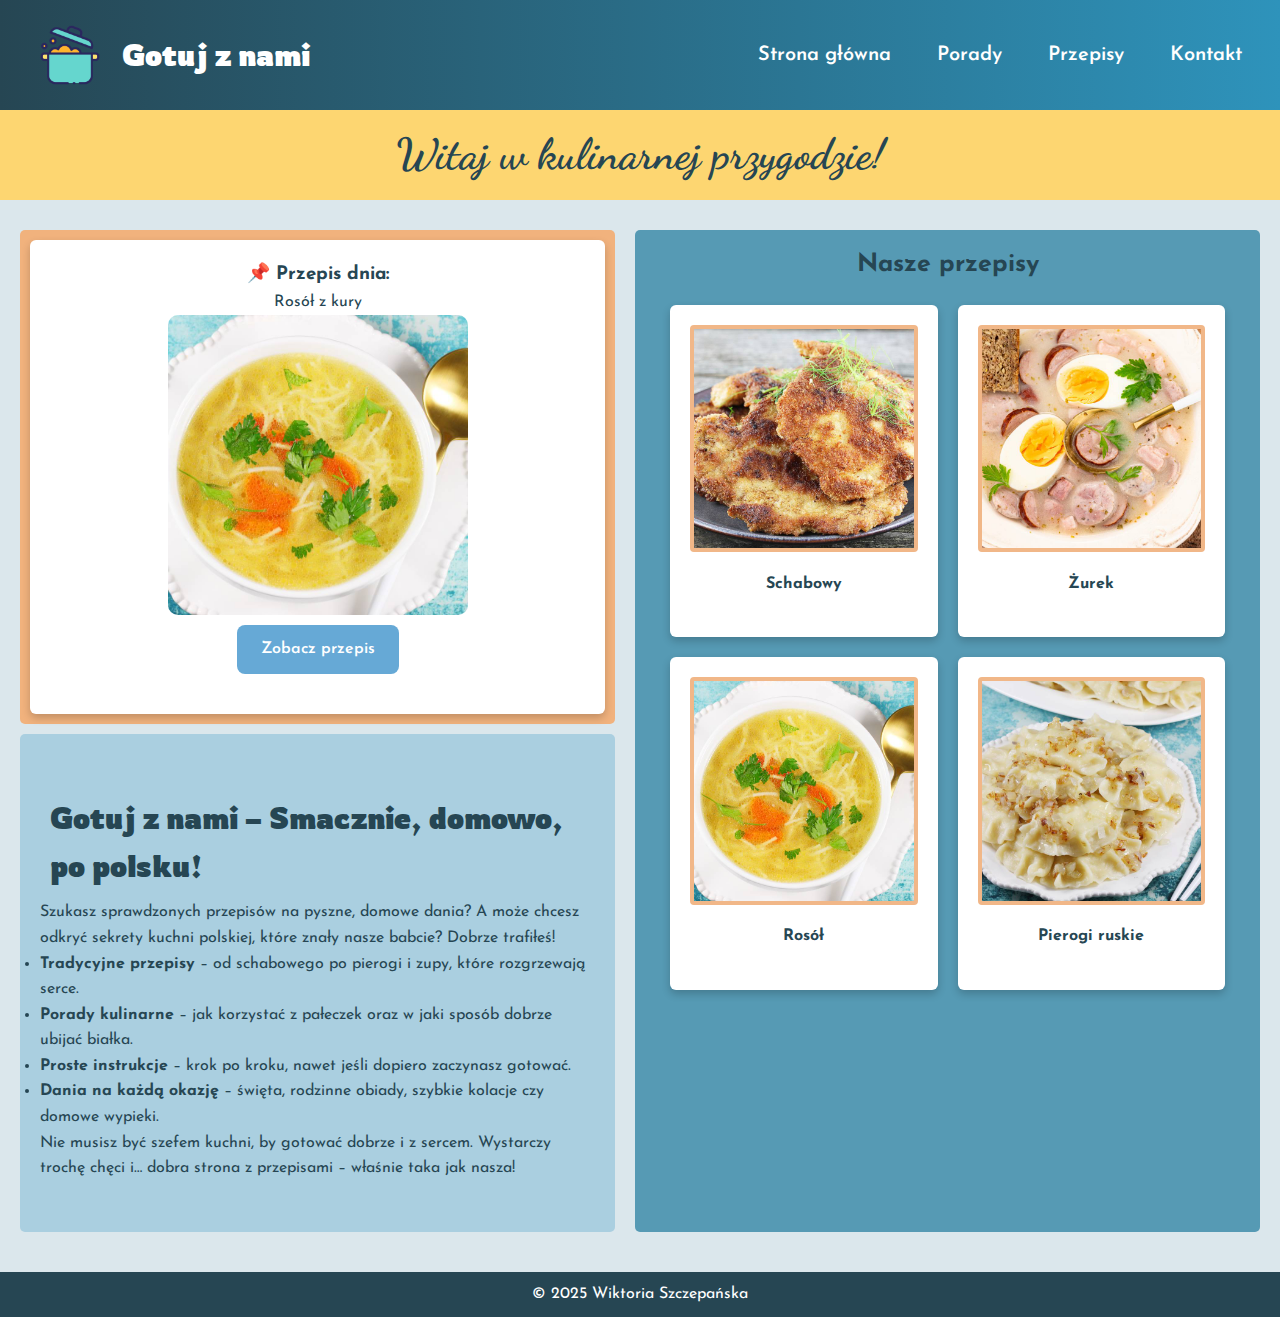
<file: index.html>
<!DOCTYPE html>
<html lang="pl">
<head>
  <meta charset="UTF-8" />
  <meta name="viewport" content="width=device-width, initial-scale=1.0"/>
  <title>Gotuj z nami</title>
  <link rel="stylesheet" href="style.css" />
  <link rel="shortcut icon" href="IMG/icon.png" />
</head>
<body>

    <div class="header">
    <div class="logo-tytul">
        <img src="IMG/icon.png" alt="Ikona" class="ikonka" />
        <h1 class="tytul-z-ikonka">Gotuj z nami</h1>
    </div>
    <nav>
        <ul class="menu">
        <li><a href="index.html">Strona główna</a></li>
        <li><a href="porady.html">Porady</a></li>
        <li><a href="przepisy.html">Przepisy</a></li>
        <li><a href="kontakt.html">Kontakt</a></li>
        </ul>
    </nav>
    </div>

  <div class="main">
    <section class="powitanie">
      <h2>Witaj w kulinarnej przygodzie!</h2>
    </section>

    <div class="main2">
      <section class="lewa-kolumna">
      <div class="gora">
        <div class="karta">
          <h3>📌 Przepis dnia:</h3>
          <p id="przepis-dnia">Ładowanie przepisu...</p>
          <img id="obrazek-przepisu" src="" alt="Obrazek przepisu" style="max-width: 300px; border-radius: 10px;">
          <br>
          <a id="link-przepisu" href="#">Zobacz przepis</a>
        </div>
      </div>
      <div class="dol">
        <h2> Gotuj z nami – Smacznie, domowo, po polsku!</h2>
        <p>Szukasz sprawdzonych przepisów na pyszne, domowe dania? A może chcesz odkryć sekrety kuchni polskiej, które znały nasze babcie? Dobrze trafiłeś!</p>
        <ul>
          <li> <strong>Tradycyjne przepisy</strong> – od schabowego po pierogi i zupy, które rozgrzewają serce.</li>
          <li> <strong>Porady kulinarne</strong> – jak korzystać z pałeczek oraz w jaki sposób dobrze ubijać białka.</li>
          <li> <strong>Proste instrukcje</strong> – krok po kroku, nawet jeśli dopiero zaczynasz gotować.</li>
          <li> <strong>Dania na każdą okazję</strong> – święta, rodzinne obiady, szybkie kolacje czy domowe wypieki.</li>
        </ul>
        <p>Nie musisz być szefem kuchni, by gotować dobrze i z sercem. Wystarczy trochę chęci i… dobra strona z przepisami – właśnie taka jak nasza!</p>
      </div>
    </section>

    <section class="prawa-kolumna">
      <h3 style="text-align: center; font-size: 25px;">Nasze przepisy</h3>
      <div class="galeria-zdjec">
        <div class="photo-frame">
          <img src="IMG/schabowy.jpg" alt="Potrawa 1">
          <div class="caption">Schabowy</div>
        </div>
        <div class="photo-frame">
          <img src="IMG/zurek.jpg" alt="Potrawa 2">
          <div class="caption">Żurek</div>
        </div>
        <div class="photo-frame">
          <img src="IMG/rosol.jpg" alt="Potrawa 3">
          <div class="caption">Rosół</div>
        </div>
        <div class="photo-frame">
          <img src="IMG/pierogi.jpg" alt="Potrawa 4">
          <div class="caption">Pierogi ruskie</div>
        </div>       
      </div>
    </section>
    </div>
  </div>

  <div class="footer">
    <p>&copy; 2025 Wiktoria Szczepańska</p>
  </div>

  <script src="script.js"></script>
</body>
</html>
</file>
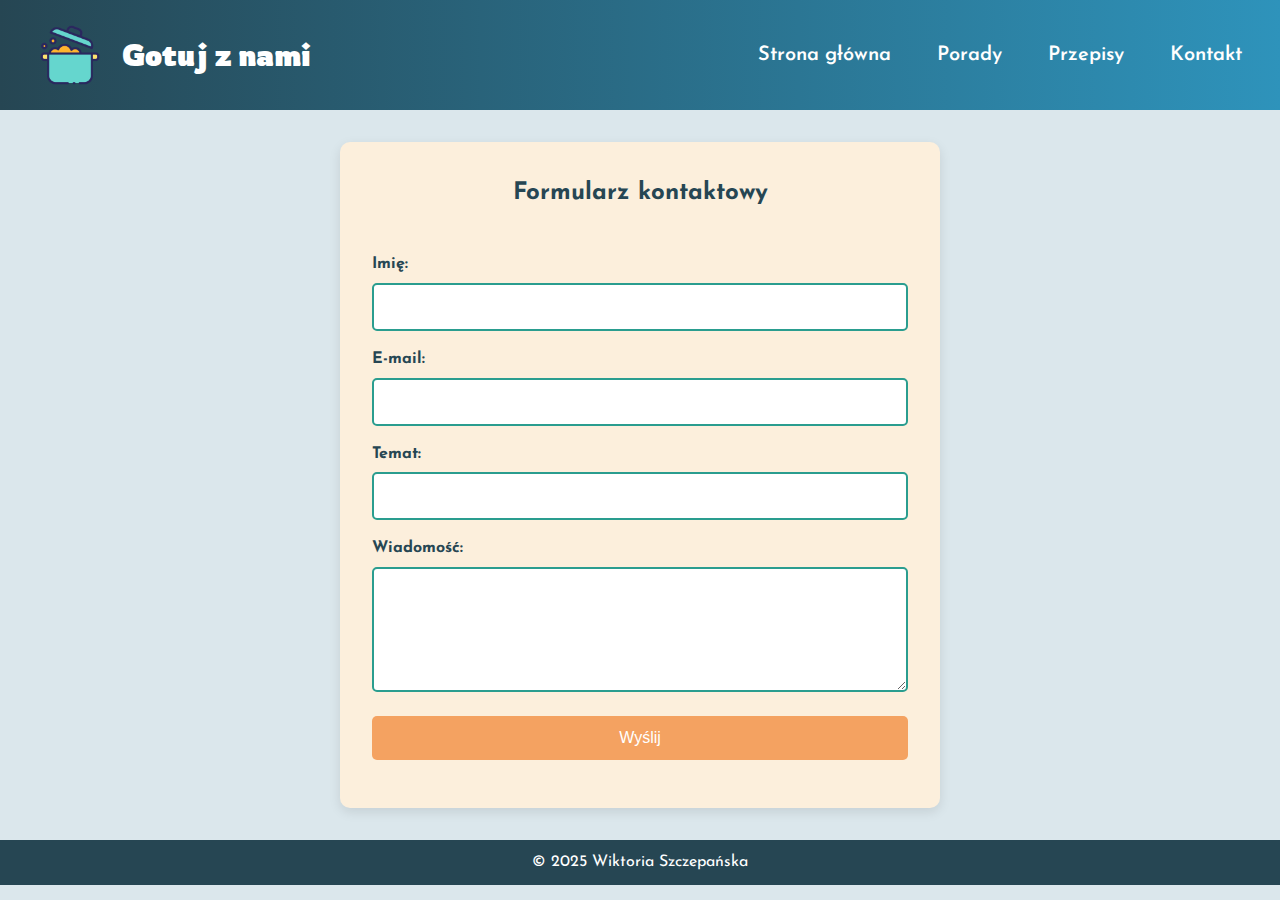
<file: kontakt.html>
<!DOCTYPE html>
<html lang="pl">
<head>
  <meta charset="UTF-8" />
  <meta name="viewport" content="width=device-width, initial-scale=1.0"/>
  <title>Kontakt - Gotuj z nami</title>
  <link rel="stylesheet" href="style_form.css" />
  <link rel="shortcut icon" href="IMG/icon.png" />
</head>
<body>
  <div class="header">
    <div class="logo-tytul">
        <img src="IMG/icon.png" alt="Ikona" class="ikonka" />
        <h1 class="tytul-z-ikonka">Gotuj z nami</h1>
    </div>
    <nav>
        <ul class="menu">
        <li><a href="index.html">Strona główna</a></li>
        <li><a href="porady.html">Porady</a></li>
        <li><a href="przepisy.html">Przepisy</a></li>
        <li><a href="kontakt.html">Kontakt</a></li>
        </ul>
    </nav>
    </div>

  <div class="main">
    <section class="kontakt">
      <h2>Formularz kontaktowy</h2>
      <form id="formularzKontaktowy">
        <label for="name">Imię:</label>
        <input type="text" id="name" name="name" required />

        <label for="email">E-mail:</label>
        <input type="email" id="email" name="email" required />

        <label for="subject">Temat:</label>
        <input type="text" id="subject" name="subject" required />

        <label for="message">Wiadomość:</label>
        <textarea id="message" name="message" rows="5" required></textarea>

        <button type="submit">Wyślij</button>
        <p id="form-info" class="info"></p>
      </form>
    </section>
  </div>

  <div class="footer">
    <p>&copy; 2025 Wiktoria Szczepańska</p>
  </div>

  <script src="script.js"></script>
</body>
</html>
</file>
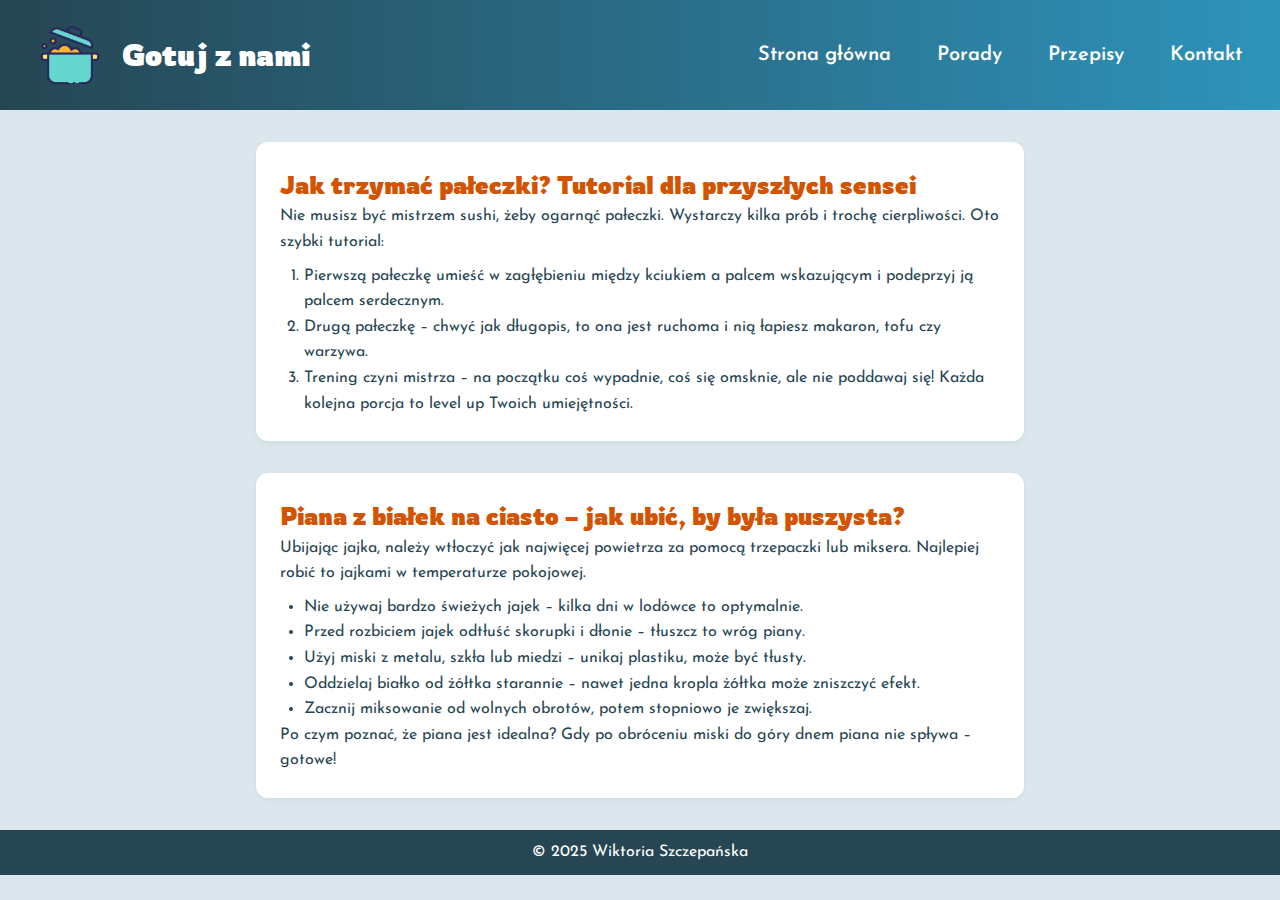
<file: porady.html>
<!DOCTYPE html>
<html lang="pl">
<head>
  <meta charset="UTF-8"/>
  <meta name="viewport" content="width=device-width, initial-scale=1.0"/>
  <title>Porady - Gotuj z nami</title>
  <link rel="stylesheet" href="style_porady.css" />
  <link rel="shortcut icon" href="IMG/icon.png" />
</head>
<body>
  <header class="header">
    <div class="logo-tytul">
      <img src="IMG/icon.png" alt="Ikona" class="ikonka" />
      <h1 class="tytul-z-ikonka">Gotuj z nami</h1>
    </div>
    <nav>
      <ul class="menu">
        <li><a href="index.html">Strona główna</a></li>
        <li><a href="porady.html" class="active">Porady</a></li>
        <li><a href="przepisy.html">Przepisy</a></li>
        <li><a href="kontakt.html">Kontakt</a></li>
      </ul>
    </nav>
  </header>

  <main class="main">
    <section class="porada">
      <h2>Jak trzymać pałeczki? Tutorial dla przyszłych sensei </h2>
      <p>Nie musisz być mistrzem sushi, żeby ogarnąć pałeczki. Wystarczy kilka prób i trochę cierpliwości. Oto szybki tutorial:</p>
      <ol>
        <li>Pierwszą pałeczkę umieść w zagłębieniu między kciukiem a palcem wskazującym i podeprzyj ją palcem serdecznym.</li>
        <li>Drugą pałeczkę – chwyć jak długopis, to ona jest ruchoma i nią łapiesz makaron, tofu czy warzywa.</li>
        <li>Trening czyni mistrza – na początku coś wypadnie, coś się omsknie, ale nie poddawaj się! Każda kolejna porcja to level up Twoich umiejętności.</li>
      </ol>
    </section>

    <section class="porada">
      <h2>Piana z białek na ciasto – jak ubić, by była puszysta? </h2>
      <p>Ubijając jajka, należy wtłoczyć jak najwięcej powietrza za pomocą trzepaczki lub miksera. Najlepiej robić to jajkami w temperaturze pokojowej.</p>
      <ul>
        <li>Nie używaj bardzo świeżych jajek – kilka dni w lodówce to optymalnie.</li>
        <li>Przed rozbiciem jajek odtłuść skorupki i dłonie – tłuszcz to wróg piany.</li>
        <li>Użyj miski z metalu, szkła lub miedzi – unikaj plastiku, może być tłusty.</li>
        <li>Oddzielaj białko od żółtka starannie – nawet jedna kropla żółtka może zniszczyć efekt.</li>
        <li>Zacznij miksowanie od wolnych obrotów, potem stopniowo je zwiększaj.</li>
      </ul>
      <p>Po czym poznać, że piana jest idealna? Gdy po obróceniu miski do góry dnem piana nie spływa – gotowe!</p>
    </section>
  </main>

  <footer class="footer">
    <p>&copy; 2025 Wiktoria Szczepańska</p>
  </footer>

  <script src="script.js"></script>
</body>
</html>
</file>
<file: style.css>
@font-face {
  font-family: h1;
  src: url(Rowdies-Bold.ttf);
}

@font-face {
  font-family: zmiana;
  src: url(JosefinSans-VariableFont_wght.ttf);
}

@font-face {
  font-family: powitanie;
  src: url(DancingScript-VariableFont_wght.ttf);
}

* {
  margin: 0;
  padding: 0;
  box-sizing: border-box;
}

body {
  font-family: zmiana;
  background-color: #dbe7ec;
  color: #264653;
  line-height: 1.6;
}

/* Nagłówek */
.header {
  display: flex;
  justify-content: space-between;
  align-items: center;
  padding: 15px 30px;
  background: linear-gradient(90deg, #264653, #2e93bb);
  flex-wrap: wrap;
}

.logo-tytul {
  display: flex;
  align-items: center;
  gap: 12px;
}

.ikonka {
  width: 80px;
  height: 80px;
}

.tytul-z-ikonka {
  color: white;
  font-size: 30px;
  margin: 0;
  font-family: h1;
}

.menu {
  list-style: none;
  display: flex;
  gap: 30px;
  flex-wrap: wrap;
}

.menu li a {
  color: white;
  text-decoration: none;
  font-weight: 600;
  font-size: 20px;
  padding: 6px 8px;
  border-radius: 5px;
}

.menu li a:hover {
  background-color: rgba(255, 255, 255, 0.25);
}

/* Powitanie */
.powitanie {
  font-family: powitanie;
  font-size: 29px;
  background-color: #fdd671;
  margin-bottom: 10px;
  text-align: center;
  padding: 10px;
}

/* Galeria zdjęć */
.galeria-zdjec {
  display: grid;
  grid-template-columns: repeat(auto-fit, minmax(250px, 1fr));
  gap: 20px;
  padding: 20px;
  width: 100%;
}

.galeria-zdjec img {
  width: 100%;
  height: auto;
  border-radius: 10px;
  border: 4px solid #f1b788;
  transition: transform 0.3s;
}

.galeria-zdjec img:hover {
  transform: scale(1.05);
}

/* Układ główny */
.main2 {
  display: flex;
  flex-wrap: wrap;
  gap: 20px;
  padding: 20px;
  width: 100%;
}

.lewa-kolumna,
.prawa-kolumna {
  flex: 1;
  min-width: 300px;
}

.prawa-kolumna {
  background-color: #569ab4;
  border-radius: 5px;
  padding: 15px;
}

/* Góra */
.gora {
  background-color: #f1b27d;
  border-radius: 5px;
  margin-bottom: 10px;
  padding: 10px;
  text-align: center;
  display: flex;
  flex-wrap: wrap;
  justify-content: center;
}

#link-przepisu {
  display: inline-block;
  padding: 12px 24px;
  background-color: #66a9d6;
  color: white;
  text-decoration: none;
  border-radius: 8px;
  font-weight: 600;
}

/* Karta */
.karta {
  background-color: white;
  padding: 20px 20px 40px 20px;
  text-align: center;
  box-shadow: 0 4px 8px rgba(0,0,0,0.2);
  border-radius: 6px;
  width: 100%;
}

/* Dolna część */
.dol {
  background-color: #aacfe0;
  border-radius: 5px;
  padding: 50px 20px;
}

.dol h2 {
  font-family: h1;
  margin: 10px;
  font-size: 30px;
}

/* Photo frame */
.photo-frame {
  background-color: white;
  padding: 20px 20px 40px 20px;
  text-align: center;
  box-shadow: 0 4px 8px rgba(0,0,0,0.2);
  border-radius: 6px;
}

.photo-frame img {
  max-width: 100%;
  height: auto;
  border-radius: 4px;
}

.caption {
  margin-top: 10px;
  font-weight: bold;
}

/* Stopka */
.footer {
  text-align: center;
  background-color: #264653;
  color: #ffffff;
  padding: 10px;
  margin-top: 20px;
}

/* RESPONSYWNOŚĆ */
@media (max-width: 768px) {
  .header {
    flex-direction: column;
    align-items: center;
    text-align: center;
  }

  .menu {
    flex-direction: column;
    align-items: center;
    gap: 10px;
    margin-top: 10px;
  }

  .ikonka {
    width: 60px;
    height: 60px;
  }

  .tytul-z-ikonka {
    font-size: 24px;
  }

  .main2 {
    flex-direction: column;
    padding: 10px;
  }

  .powitanie {
    font-size: 24px;
  }

  .karta {
    width: 100%;
  }

  .dol {
    padding: 30px 10px;
  }

  .galeria-zdjec {
    grid-template-columns: 1fr;
    padding: 10px;
  }

  #link-przepisu {
    font-size: 16px;
    padding: 10px 16px;
  }
}
</file>
<file: style_form.css>
@font-face {
  font-family: h1;
  src: url(Rowdies-Bold.ttf);
}

@font-face {
  font-family: zmiana;
  src: url(JosefinSans-VariableFont_wght.ttf);
}

h1 {
  font-family: h1;
}

* {
  margin: 0;
  padding: 0;
  box-sizing: border-box;
}

body {
  font-family: zmiana;
  background-color: #dbe7ec;
  color: #264653;
  line-height: 1.6;
}

.header {
  display: flex;
  justify-content: space-between;
  align-items: center;
  padding: 15px 30px;
  background: linear-gradient(90deg, #264653, #2e93bb);
  flex-wrap: wrap;
}

.logo-tytul {
  display: flex;
  align-items: center;
  gap: 12px;
}

.ikonka {
  width: 80px;
  height: 80px;
}

.tytul-z-ikonka {
  color: white;
  font-size: 30px;
  margin: 0;
}

.menu {
  list-style: none;
  display: flex;
  gap: 30px;
  margin: 0;
  padding: 0;
}

.menu li a {
  color: white;
  text-decoration: none;
  font-weight: 600;
  font-size: 20px;
  padding: 6px 8px;
  border-radius: 5px;
}

.menu li a:hover {
  background-color: rgba(255, 255, 255, 0.25);
  color: #fff;
}


.footer {
  text-align: center;
  background-color: #264653;
  color: #ffffff;
  padding: 10px;
  margin-top: 20px;
}


/* RESPONSYWNOŚĆ MENU I HEADERA */
@media (max-width: 768px) {
  .header {
    flex-direction: column;
    align-items: center;
    text-align: center;
  }

  .logo-tytul {
    flex-direction: column;
    gap: 4px;
  }

  .ikonka {
    width: 60px;
    height: 60px;
  }

  .tytul-z-ikonka {
    font-size: 24px;
  }

  .menu {
    flex-direction: column;
    gap: 12px;
    margin-top: 12px;
  }

  .menu li a {
    font-size: 18px;
  }
}

.kontakt {
  background-color: #fcefdc;
  padding: 32px;
  border-radius: 10px;
  max-width: 600px;
  margin: 32px auto;
  box-shadow: 0 4px 12px rgba(0,0,0,0.1);
}

.kontakt h2 {
  color: #264653;
  text-align: center;
  margin-bottom: 24px;
}

form {
  display: flex;
  flex-direction: column;
}

label {
  margin-top: 16px;
  margin-bottom: 5px;
  color: #264653;
  font-weight: bold;
}

input, textarea {
  padding: 13px;
  border: 2px solid #2a9d8f;
  border-radius: 5px;
  font-size: 16px;
  resize: vertical;
}

button {
  margin-top: 24px;
  padding: 13px;
  background-color: #f4a261;
  color: #fff;
  border: none;
  border-radius: 5px;
  font-size: 16px;
  cursor: pointer;
  transition: background-color 0.3s;
}

button:hover {
  background-color: #e76f51;
}

.info {
  margin-top: 16px;
  color: #e76f51;
  font-weight: bold;
  text-align: center;
}
</file>
<file: style_porady.css>
@font-face {
  font-family: h1;
  src: url(Rowdies-Bold.ttf);
}

@font-face {
  font-family: zmiana;
  src: url(JosefinSans-VariableFont_wght.ttf);
}

h1 {
  font-family: h1;
}

* {
  margin: 0;
  padding: 0;
  box-sizing: border-box;
}

body {
  font-family: zmiana;
  background-color: #dbe7ec;
  color: #264653;
  line-height: 1.6;
}

.header {
  display: flex;
  justify-content: space-between;
  align-items: center;
  padding: 15px 30px;
  background: linear-gradient(90deg, #264653, #2e93bb);
  flex-wrap: wrap;
}

.logo-tytul {
  display: flex;
  align-items: center;
  gap: 12px;
}

.ikonka {
  width: 80px;
  height: 80px;
}

.tytul-z-ikonka {
  color: white;
  font-size: 30px;
  margin: 0;
}

.menu {
  list-style: none;
  display: flex;
  gap: 30px;
  margin: 0;
  padding: 0;
}

.menu li a {
  color: white;
  text-decoration: none;
  font-weight: 600;
  font-size: 20px;
  padding: 6px 8px;
  border-radius: 5px;
}

.menu li a:hover {
  background-color: rgba(255, 255, 255, 0.25);
  color: #fff;
}


.footer {
  text-align: center;
  background-color: #264653;
  color: #ffffff;
  padding: 10px;
  margin-top: 20px;
}


/* RESPONSYWNOŚĆ MENU I HEADERA */
@media (max-width: 768px) {
  .header {
    flex-direction: column;
    align-items: center;
    text-align: center;
  }

  .logo-tytul {
    flex-direction: column;
    gap: 4px;
  }

  .ikonka {
    width: 60px;
    height: 60px;
  }

  .tytul-z-ikonka {
    font-size: 24px;
  }

  .menu {
    flex-direction: column;
    gap: 12px;
    margin-top: 12px;
  }

  .menu li a {
    font-size: 18px;
  }
}




.main {
  max-width: 800px;
  margin: 32px auto;
  padding: 0 16px;
}

.porada {
  background: #fff;
  padding: 24px;
  margin-bottom: 32px;
  border-radius: 12px;
  box-shadow: 0 2px 6px rgba(0,0,0,0.05);
}

.porada h2 {
  color: #d35400;
  margin-top: 0;
  font-family: h1;
}

.porada ul,
.porada ol {
  margin-top: 8px;
  padding-left: 24px;
}
</file>
